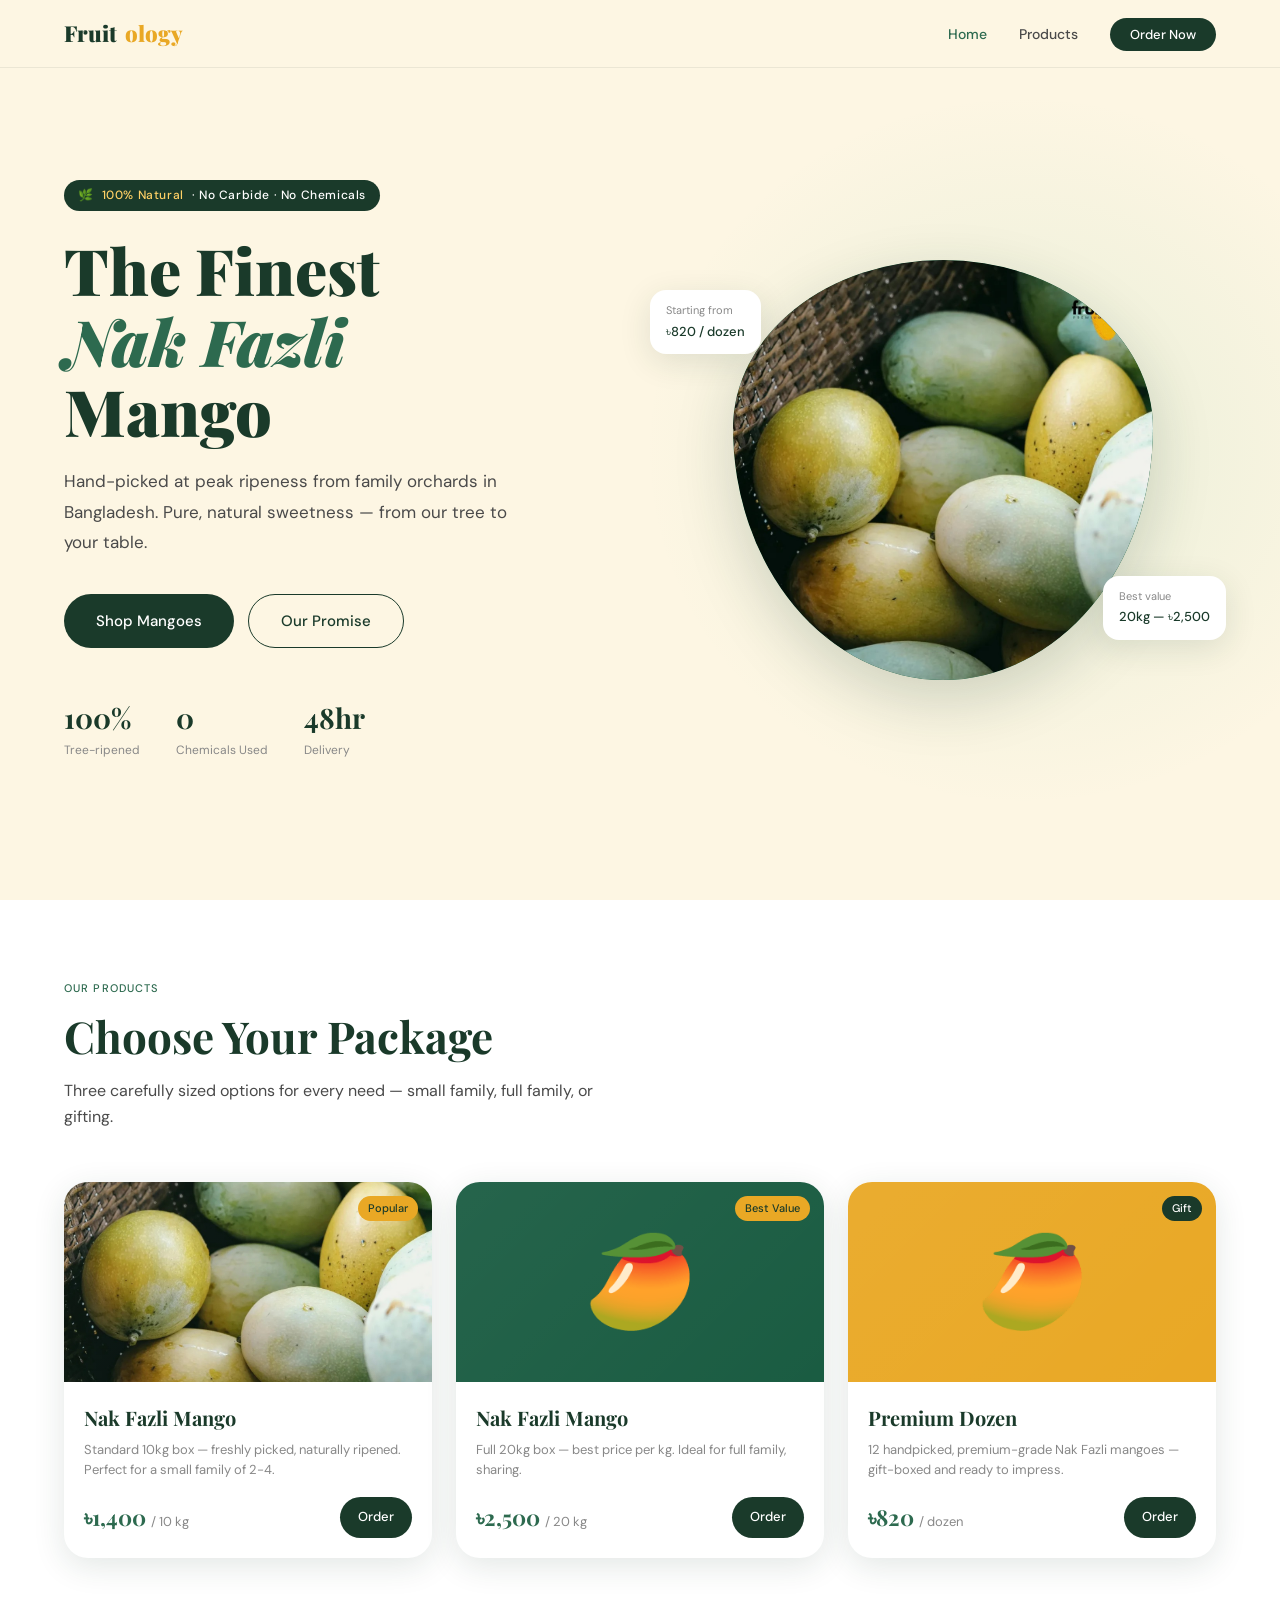
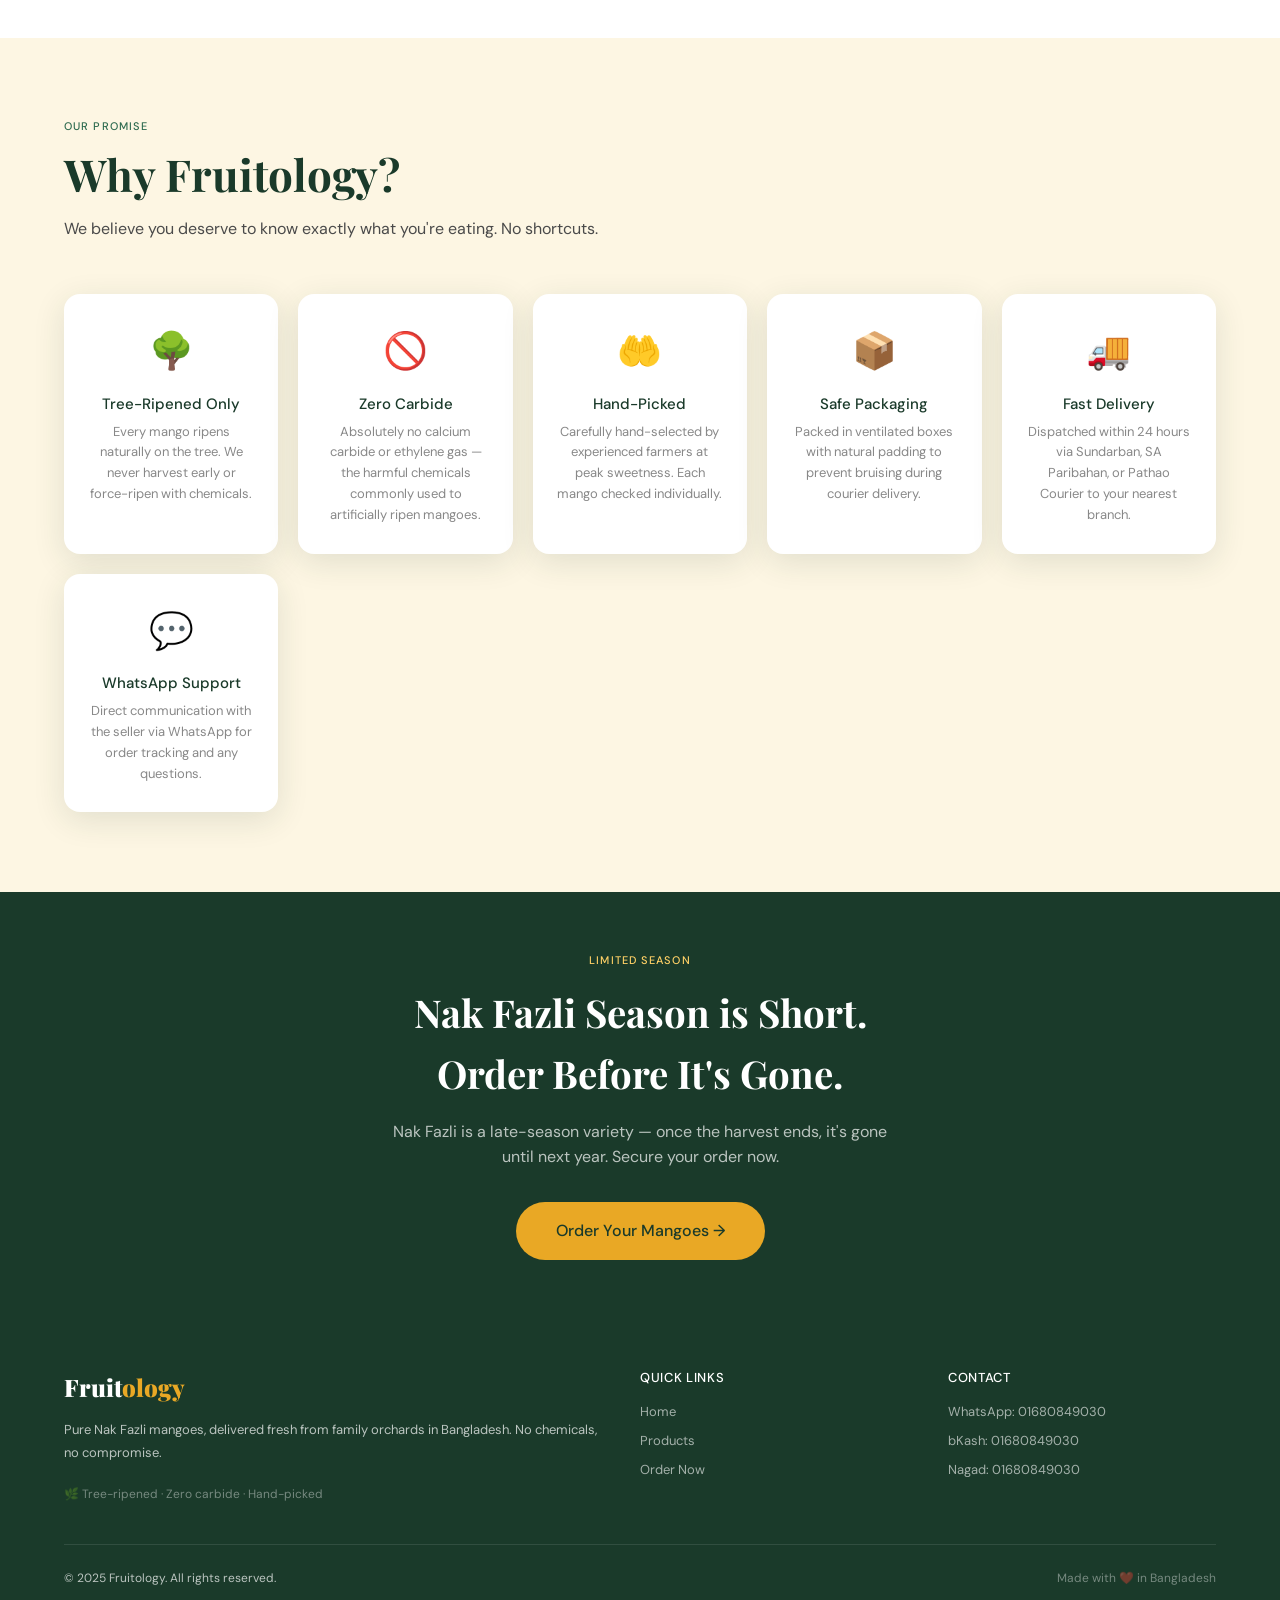
<file: index.html>
<!DOCTYPE html>
<html lang="en">
<head>
  <meta charset="UTF-8"/>
  <meta name="viewport" content="width=device-width, initial-scale=1.0"/>
  <title>Fruitology — Pure Nak Fazli Mango from Bangladesh</title>
  <meta name="description" content="Order fresh, tree-ripened Nak Fazli mangoes. No chemicals, no carbide. Direct from the orchard to your door."/>
  <link rel="stylesheet" href="style.css"/>
  <link rel="icon" href="data:image/svg+xml,<svg xmlns='http://www.w3.org/2000/svg' viewBox='0 0 100 100'><text y='.9em' font-size='90'>🥭</text></svg>"/>
</head>
<body>

<!-- NAV -->
<nav>
  <a href="index.html" class="nav-logo">Fruit<span>ology</span></a>
  <ul class="nav-links">
    <li><a href="index.html" class="active">Home</a></li>
    <li><a href="products.html">Products</a></li>
    <li><a href="checkout.html" class="nav-cta">Order Now</a></li>
  </ul>
  <a href="checkout.html" class="btn btn-amber" style="padding:10px 22px;font-size:13px;display:none;" id="mobile-order">Order Now</a>
</nav>

<!-- HERO -->
<section class="hero">
  <div class="hero-content">
    <div class="hero-badge">🌿 <span>100% Natural</span> · No Carbide · No Chemicals</div>
    <h1>The Finest<br/><em>Nak Fazli</em><br/>Mango</h1>
    <p class="hero-desc">
      Hand-picked at peak ripeness from family orchards in Bangladesh.
      Pure, natural sweetness — from our tree to your table.
    </p>
    <div class="hero-actions">
      <a href="products.html" class="btn btn-primary">Shop Mangoes</a>
      <a href="#why" class="btn btn-outline">Our Promise</a>
    </div>
    <div class="hero-stats">
      <div class="stat-item">
        <div class="stat-num">100%</div>
        <div class="stat-label">Tree-ripened</div>
      </div>
      <div class="stat-item">
        <div class="stat-num">0</div>
        <div class="stat-label">Chemicals Used</div>
      </div>
      <div class="stat-item">
        <div class="stat-num">48hr</div>
        <div class="stat-label">Delivery</div>
      </div>
    </div>
  </div>
  <div class="hero-visual">
    <div class="hero-img-wrap">
  <img src="image1.jpg" alt="Nak Fazli Mangoes" style="width:100%;height:100%;object-fit:cover;border-radius:inherit;"/>
</div>
    <div class="float-card top-left">
      <div class="float-label">Starting from</div>
      <div class="float-value">৳820 / dozen</div>
    </div>
    <div class="float-card bottom-right">
      <div class="float-label">Best value</div>
      <div class="float-value">20kg — ৳2,500</div>
    </div>
  </div>
</section>

<!-- PRODUCTS PREVIEW -->
<section class="section" style="background:var(--white);">
  <div class="section-head">
    <div class="section-tag">Our Products</div>
    <h2 class="section-title">Choose Your Package</h2>
    <p class="section-sub">Three carefully sized options for every need — small family, full family, or gifting.</p>
  </div>
  <div class="products-grid">

    <div class="product-card" onclick="window.location='products.html'">
      <div class="product-img" style="background:#2d6a4f;padding:0;">
  <img src="image1.jpg" alt="Nak Fazli Mango" style="width:100%;height:100%;object-fit:cover;"/>
        <div class="product-badge">Popular</div>
      </div>
      <div class="product-body">
        <div class="product-name">Nak Fazli Mango</div>
        <div class="product-desc">Standard 10kg box — freshly picked, naturally ripened. Perfect for a small family of 2-4.</div>
        <div class="product-footer">
          <div class="product-price">৳1,400 <small>/ 10 kg</small></div>
          <a href="checkout.html?pkg=nak-10kg" class="btn btn-primary" style="padding:10px 18px;font-size:13px;" onclick="event.stopPropagation()">Order</a>
        </div>
      </div>
    </div>

    <div class="product-card" onclick="window.location='products.html'">
      <div class="product-img" style="background:#1a5c42;">
        🥭
        <div class="product-badge">Best Value</div>
      </div>
      <div class="product-body">
        <div class="product-name">Nak Fazli Mango</div>
        <div class="product-desc">Full 20kg box — best price per kg. Ideal for full family, sharing.</div>
        <div class="product-footer">
          <div class="product-price">৳2,500 <small>/ 20 kg</small></div>
          <a href="checkout.html?pkg=nak-20kg" class="btn btn-primary" style="padding:10px 18px;font-size:13px;" onclick="event.stopPropagation()">Order</a>
        </div>
      </div>
    </div>

    <div class="product-card" onclick="window.location='products.html'">
      <div class="product-img" style="background:#e9a825;">
        🥭
        <div class="product-badge" style="background:var(--green-dark);color:#fff;">Gift</div>
      </div>
      <div class="product-body">
        <div class="product-name">Premium Dozen</div>
        <div class="product-desc">12 handpicked, premium-grade Nak Fazli mangoes — gift-boxed and ready to impress.</div>
        <div class="product-footer">
          <div class="product-price">৳820 <small>/ dozen</small></div>
          <a href="checkout.html?pkg=nak-dozen" class="btn btn-primary" style="padding:10px 18px;font-size:13px;" onclick="event.stopPropagation()">Order</a>
        </div>
      </div>
    </div>

  </div>
</section>

<!-- WHY US -->
<section class="section" id="why">
  <div class="section-head">
    <div class="section-tag">Our Promise</div>
    <h2 class="section-title">Why Fruitology?</h2>
    <p class="section-sub">We believe you deserve to know exactly what you're eating. No shortcuts.</p>
  </div>
  <div class="trust-grid">
    <div class="trust-card">
      <div class="trust-icon">🌳</div>
      <div class="trust-title">Tree-Ripened Only</div>
      <div class="trust-text">Every mango ripens naturally on the tree. We never harvest early or force-ripen with chemicals.</div>
    </div>
    <div class="trust-card">
      <div class="trust-icon">🚫</div>
      <div class="trust-title">Zero Carbide</div>
      <div class="trust-text">Absolutely no calcium carbide or ethylene gas — the harmful chemicals commonly used to artificially ripen mangoes.</div>
    </div>
    <div class="trust-card">
      <div class="trust-icon">🤲</div>
      <div class="trust-title">Hand-Picked</div>
      <div class="trust-text">Carefully hand-selected by experienced farmers at peak sweetness. Each mango checked individually.</div>
    </div>
    <div class="trust-card">
      <div class="trust-icon">📦</div>
      <div class="trust-title">Safe Packaging</div>
      <div class="trust-text">Packed in ventilated boxes with natural padding to prevent bruising during courier delivery.</div>
    </div>
    <div class="trust-card">
      <div class="trust-icon">🚚</div>
      <div class="trust-title">Fast Delivery</div>
      <div class="trust-text">Dispatched within 24 hours via Sundarban, SA Paribahan, or Pathao Courier to your nearest branch.</div>
    </div>
    <div class="trust-card">
      <div class="trust-icon">💬</div>
      <div class="trust-title">WhatsApp Support</div>
      <div class="trust-text">Direct communication with the seller via WhatsApp for order tracking and any questions.</div>
    </div>
  </div>
</section>

<!-- CTA BANNER -->
<section style="background:var(--green-dark);padding:60px 5vw;text-align:center;">
  <div class="section-tag" style="color:var(--amber-light);">Limited Season</div>
  <h2 style="font-family:'Playfair Display',serif;font-size:clamp(26px,3vw,42px);font-weight:700;color:var(--white);margin-bottom:14px;">
    Nak Fazli Season is Short.<br/>Order Before It's Gone.
  </h2>
  <p style="color:rgba(255,255,255,0.7);font-size:16px;max-width:520px;margin:0 auto 32px;">
    Nak Fazli is a late-season variety — once the harvest ends, it's gone until next year. Secure your order now.
  </p>
  <a href="products.html" class="btn btn-amber" style="font-size:16px;padding:16px 40px;">Order Your Mangoes →</a>
</section>

<!-- FOOTER -->
<footer>
  <div class="footer-top">
    <div class="footer-brand">
      <div class="footer-logo">Fruit<span>ology</span></div>
      <p class="footer-desc">Pure Nak Fazli mangoes, delivered fresh from family orchards in Bangladesh. No chemicals, no compromise.</p>
      <p style="font-size:12px;color:rgba(255,255,255,0.4);">🌿 Tree-ripened · Zero carbide · Hand-picked</p>
    </div>
    <div class="footer-col">
      <h4>Quick Links</h4>
      <a href="index.html">Home</a>
      <a href="products.html">Products</a>
      <a href="checkout.html">Order Now</a>
    </div>
    <div class="footer-col">
      <h4>Contact</h4>
      <a href="#">WhatsApp: 01680849030</a>
      <a href="#">bKash: 01680849030</a>
      <a href="#">Nagad: 01680849030</a>
    </div>
  </div>
  <div class="footer-bottom">
    <span class="footer-copy">© 2025 Fruitology. All rights reserved.</span>
    <span style="font-size:12px;color:rgba(255,255,255,0.4);">Made with ❤️ in Bangladesh</span>
  </div>
</footer>

<script src="main.js"></script>
<script>
  updateCartBadge();
  // Show mobile order button on small screens
  if (window.innerWidth <= 768) {
    document.getElementById('mobile-order').style.display = 'flex';
  }
</script>
</body>
</html>
</file>
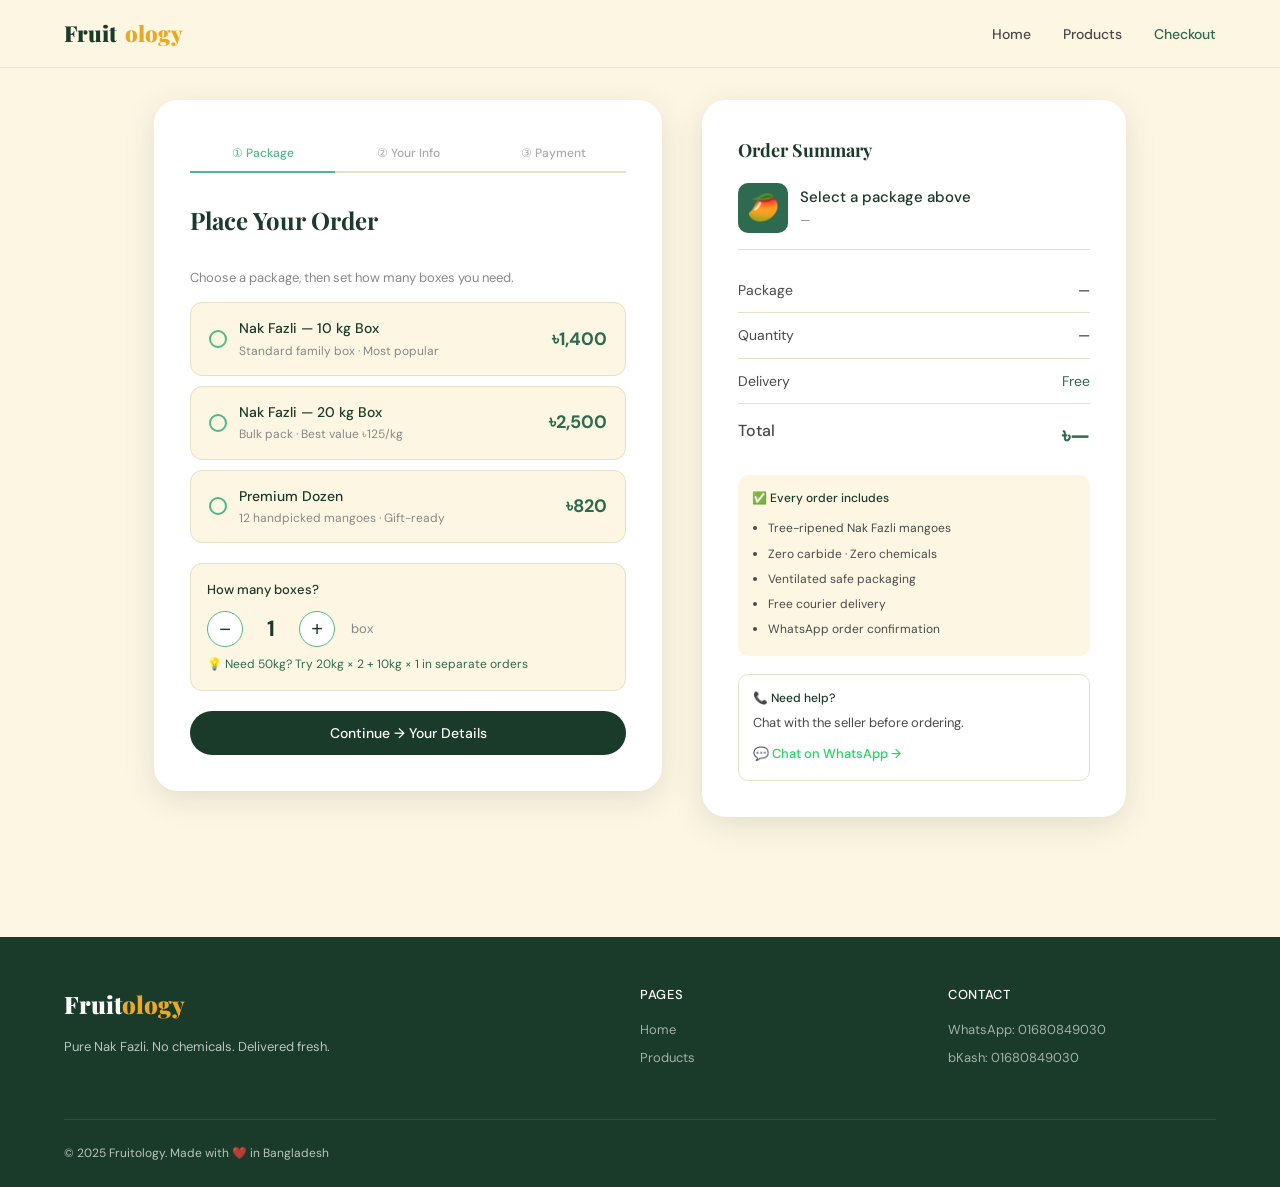
<file: checkout.html>
<!DOCTYPE html>
<html lang="en">
<head>
  <meta charset="UTF-8"/>
  <meta name="viewport" content="width=device-width, initial-scale=1.0"/>
  <title>Checkout — Fruitology</title>
  <link rel="stylesheet" href="style.css"/>
  <link rel="stylesheet" href="https://fonts.googleapis.com/css2?family=Playfair+Display:wght@700;900&family=DM+Sans:wght@300;400;500&display=swap"/>
  <link rel="icon" href="data:image/svg+xml,<svg xmlns='http://www.w3.org/2000/svg' viewBox='0 0 100 100'><text y='.9em' font-size='90'>🥭</text></svg>"/>
  <style>
    /* ── CHECKOUT-SPECIFIC STYLES ── */
    .pkg-selector { display:flex; flex-direction:column; gap:10px; margin-bottom:20px; }
    .pkg-opt {
      display:flex; align-items:center; justify-content:space-between;
      padding:14px 18px; border:1.5px solid #e8dfc8;
      border-radius:12px; cursor:pointer; transition:all 0.2s;
      background:#fdf6e3;
    }
    .pkg-opt:hover  { border-color:#52b788; background:rgba(82,183,136,0.05); }
    .pkg-opt.active { border-color:#52b788; background:rgba(82,183,136,0.08); }
    .pkg-opt-left   { display:flex; align-items:center; gap:12px; }
    .radio-circle {
      width:18px; height:18px; border-radius:50%;
      border:2px solid #52b788; flex-shrink:0; position:relative;
    }
    .pkg-opt.active .radio-circle::after {
      content:''; position:absolute; inset:3px;
      background:#52b788; border-radius:50%;
    }
    .pkg-name  { font-weight:500; font-size:14px; color:#1a3a2a; }
    .pkg-sub   { font-size:12px; color:#888; margin-top:2px; }
    .pkg-price { font-size:18px; font-weight:700; color:#2d6a4f; white-space:nowrap; }

    /* Qty control */
    .qty-wrap  { display:flex; align-items:center; gap:12px; }
    .qty-btn   {
      width:36px; height:36px; border-radius:50%;
      border:1.5px solid #52b788; background:#fff;
      font-size:20px; line-height:1; cursor:pointer;
      display:flex; align-items:center; justify-content:center;
      color:#1a3a2a; transition:all 0.15s;
    }
    .qty-btn:hover { background:#52b788; color:#fff; }
    .qty-num  { font-size:22px; font-weight:700; color:#1a3a2a; min-width:32px; text-align:center; }

    /* Step indicator */
    .steps { display:flex; margin-bottom:28px; }
    .step-tab {
      flex:1; text-align:center; font-size:12px; font-weight:500;
      padding:8px 4px; border-bottom:2px solid #e8dfc8; color:#aaa;
    }
    .step-tab.active { color:#52b788; border-color:#52b788; }
    .step-tab.done   { color:#1a3a2a; border-color:#1a3a2a; }

    /* Form */
    .form-group  { margin-bottom:18px; }
    .form-label  { display:block; font-size:13px; font-weight:500; color:#4a4a4a; margin-bottom:6px; }
    .form-ctrl   {
      width:100%; padding:11px 14px; border:1.5px solid #e8dfc8;
      border-radius:10px; font-size:14px; font-family:inherit;
      color:#1a1a1a; background:#fdf6e3; outline:none;
      transition:border-color 0.2s, box-shadow 0.2s;
    }
    .form-ctrl:focus { border-color:#52b788; box-shadow:0 0 0 3px rgba(82,183,136,0.15); background:#fff; }
    .form-ctrl.has-error { border-color:#e74c3c !important; }
    .field-err { font-size:12px; color:#e74c3c; margin-top:4px; display:none; }
    .field-err.show { display:block; }

    /* Payment tabs */
    .pay-tabs  { display:flex; gap:10px; margin-bottom:14px; }
    .pay-tab   {
      flex:1; padding:10px 6px; border:1.5px solid #e8dfc8;
      border-radius:10px; text-align:center; cursor:pointer;
      font-size:13px; font-weight:500; background:#fdf6e3; transition:all 0.2s;
    }
    .pay-tab:hover  { border-color:#52b788; }
    .pay-tab.active { border-color:#52b788; background:rgba(82,183,136,0.08); color:#1a3a2a; }
    .pay-tab-icon   { font-size:20px; margin-bottom:3px; }
    .pay-panel      { display:none; }
    .pay-panel.show { display:block; }

    /* QR box */
    .qr-box {
      border:1.5px solid #e8dfc8; border-radius:14px;
      padding:20px; text-align:center; background:#fdf6e3;
    }
    .qr-svg-wrap {
      width:150px; height:150px; margin:0 auto 10px;
      background:#fff; border-radius:10px; padding:8px;
      border:1px solid #e8dfc8; display:flex; align-items:center; justify-content:center;
    }
    .qr-number { font-size:15px; font-weight:600; color:#1a3a2a; margin:6px 0; }
    .qr-hint   { font-size:13px; color:#4a4a4a; line-height:1.7; }

    /* Notice */
    .notice {
      background:#fff8e1; border:1px solid #f0c040;
      border-radius:10px; padding:13px 15px;
      font-size:13px; color:#7a5700; line-height:1.7; margin-bottom:16px;
    }

    /* Buttons */
    .btn-row { display:flex; gap:12px; margin-top:20px; }
    .btn-back {
      flex:0 0 auto; padding:13px 20px;
      border:1.5px solid #1a3a2a; border-radius:40px;
      background:transparent; color:#1a3a2a; font-size:14px;
      font-weight:500; cursor:pointer; font-family:inherit; transition:all 0.2s;
    }
    .btn-back:hover { background:#1a3a2a; color:#fff; }
    .btn-next {
      flex:1; padding:13px 20px; background:#1a3a2a;
      border:none; border-radius:40px; color:#fff;
      font-size:14px; font-weight:500; cursor:pointer;
      font-family:inherit; transition:background 0.2s;
      display:flex; align-items:center; justify-content:center; gap:8px;
    }
    .btn-next:hover    { background:#2d6a4f; }
    .btn-next:disabled { background:#aaa; cursor:not-allowed; }
    .btn-wa {
      width:100%; padding:13px; background:#25D366; color:#fff;
      border:none; border-radius:40px; font-size:15px; font-weight:500;
      cursor:pointer; font-family:inherit; margin-top:12px;
      display:flex; align-items:center; justify-content:center; gap:10px;
      transition:background 0.2s;
    }
    .btn-wa:hover { background:#1da851; }

    /* Summary */
    .sum-row   { display:flex; justify-content:space-between; padding:11px 0; border-bottom:1px solid #e8dfc8; font-size:14px; }
    .sum-total { display:flex; justify-content:space-between; padding:14px 0 0; font-weight:500; }
    .sum-price { font-size:22px; font-weight:700; color:#2d6a4f; }

    /* Success overlay */
    .overlay {
      display:none; position:fixed; inset:0; z-index:9999;
      background:rgba(26,58,42,0.85);
      align-items:center; justify-content:center;
    }
    .overlay.show { display:flex; }
    .success-card {
      background:#fff; border-radius:24px; padding:44px 36px;
      text-align:center; max-width:420px; width:92%;
      animation:pop 0.35s ease;
    }
    @keyframes pop { from{transform:scale(0.85);opacity:0} to{transform:scale(1);opacity:1} }
    .success-icon  { font-size:60px; margin-bottom:14px; }
    .success-title { font-size:24px; font-weight:700; color:#1a3a2a; margin-bottom:10px; }
    .success-body  { font-size:14px; color:#4a4a4a; line-height:1.8; margin-bottom:16px; }
    .success-ref   { font-size:12px; color:#888; background:#fdf6e3; padding:7px 16px; border-radius:8px; display:inline-block; margin-bottom:20px; }

    /* Spinner */
    .spinner {
      width:18px; height:18px; border:2px solid rgba(255,255,255,0.4);
      border-top-color:#fff; border-radius:50%; animation:spin 0.7s linear infinite; display:none;
    }
    @keyframes spin { to{transform:rotate(360deg)} }
    .loading .spinner  { display:block; }
    .loading .btn-text { display:none; }

    /* Toast */
    #toast {
      position:fixed; bottom:24px; left:50%; transform:translateX(-50%);
      background:#1a3a2a; color:#fff; padding:11px 22px;
      border-radius:40px; font-size:14px; z-index:9999;
      opacity:0; transition:opacity 0.3s; pointer-events:none; white-space:nowrap;
    }
    #toast.show { opacity:1; }

    .form-select.has-error { border-color:#e74c3c !important; }
  </style>
</head>
<body>

<!-- NAV -->
<nav>
  <a href="index.html" class="nav-logo">Fruit<span>ology</span></a>
  <ul class="nav-links">
    <li><a href="index.html">Home</a></li>
    <li><a href="products.html">Products</a></li>
    <li><a href="checkout.html" class="active">Checkout</a></li>
  </ul>
</nav>

<!-- MAIN CHECKOUT LAYOUT -->
<div class="checkout-wrap">

  <!-- ── LEFT: FORM ── -->
  <div class="checkout-form-card">

    <!-- Step tabs -->
    <div class="steps">
      <div class="step-tab active" id="tab1">① Package</div>
      <div class="step-tab"        id="tab2">② Your Info</div>
      <div class="step-tab"        id="tab3">③ Payment</div>
    </div>

    <h2 class="checkout-title" id="form-title">Place Your Order</h2>

    <!-- ════ STEP 1: PACKAGE ════ -->
    <div id="step1">
      <p style="font-size:13px;color:#888;margin-bottom:14px;">Choose a package, then set how many boxes you need.</p>

      <!-- Package options -->
      <div class="pkg-selector">

        <div class="pkg-opt" id="opt-nak-10kg" onclick="selectPkg('nak-10kg')">
          <div class="pkg-opt-left">
            <div class="radio-circle" id="rc-nak-10kg"></div>
            <div>
              <div class="pkg-name">Nak Fazli — 10 kg Box</div>
              <div class="pkg-sub">Standard family box · Most popular</div>
            </div>
          </div>
          <div class="pkg-price">৳1,400</div>
        </div>

        <div class="pkg-opt" id="opt-nak-20kg" onclick="selectPkg('nak-20kg')">
          <div class="pkg-opt-left">
            <div class="radio-circle" id="rc-nak-20kg"></div>
            <div>
              <div class="pkg-name">Nak Fazli — 20 kg Box</div>
              <div class="pkg-sub">Bulk pack · Best value ৳125/kg</div>
            </div>
          </div>
          <div class="pkg-price">৳2,500</div>
        </div>

        <div class="pkg-opt" id="opt-nak-dozen" onclick="selectPkg('nak-dozen')">
          <div class="pkg-opt-left">
            <div class="radio-circle" id="rc-nak-dozen"></div>
            <div>
              <div class="pkg-name">Premium Dozen</div>
              <div class="pkg-sub">12 handpicked mangoes · Gift-ready</div>
            </div>
          </div>
          <div class="pkg-price">৳820</div>
        </div>

      </div>

      <!-- Quantity -->
      <div style="background:#fdf6e3;border:1.5px solid #e8dfc8;border-radius:12px;padding:16px;margin-bottom:20px;">
        <div style="font-size:13px;font-weight:500;color:#1a3a2a;margin-bottom:10px;">How many boxes?</div>
        <div class="qty-wrap">
          <button class="qty-btn" onclick="changeQty(-1)">−</button>
          <span class="qty-num" id="qty-num">1</span>
          <button class="qty-btn" onclick="changeQty(1)">+</button>
          <span id="qty-label" style="font-size:13px;color:#888;margin-left:4px;">box</span>
        </div>
        <div style="font-size:12px;color:#2d6a4f;margin-top:8px;" id="qty-hint">💡 Need 50kg? Try 20kg × 2 + 10kg × 1 in separate orders</div>
      </div>

      <button class="btn-next btn-full" style="width:100%;" onclick="goToStep(2)">
        <span class="btn-text">Continue → Your Details</span>
        <span class="spinner"></span>
      </button>
    </div>

    <!-- ════ STEP 2: BUYER INFO ════ -->
    <div id="step2" style="display:none;">

      <div class="form-group">
        <label class="form-label">Full Name *</label>
        <input type="text" class="form-ctrl" id="inp-name" placeholder="e.g. Karim Uddin" autocomplete="name"/>
        <div class="field-err" id="err-name">Please enter your full name.</div>
      </div>

      <div class="form-group">
        <label class="form-label">Mobile Number * (Bangladesh)</label>
        <input type="tel" class="form-ctrl" id="inp-mobile" placeholder="01XXXXXXXXX" maxlength="11" autocomplete="tel"/>
        <div class="field-err" id="err-mobile">Enter a valid 11-digit Bangladeshi number (01XXXXXXXXX).</div>
      </div>

      <div class="form-group">
        <label class="form-label">Nearest Courier Branch *</label>
        <select class="form-ctrl" id="inp-courier">
          <option value="">— Select courier —</option>
          <option>Sundarban Courier</option>
          <option>SA Paribahan</option>
          <option>Pathao Courier</option>
          <option>Redex Courier</option>
          <option>Korotoa Courier</option>
          <option>Other Courier</option>
        </select>
        <div class="field-err" id="err-courier">Please select your nearest courier.</div>
      </div>

      <div class="form-group">
        <label class="form-label">Full Delivery Address *</label>
        <textarea class="form-ctrl" id="inp-address" rows="3" placeholder="House no., road, area, thana, district…" style="resize:vertical;"></textarea>
        <div class="field-err" id="err-address">Please enter your full address (min. 10 characters).</div>
      </div>

      <div class="form-group">
        <label class="form-label">Special Instructions <span style="color:#aaa;font-weight:400;">(optional)</span></label>
        <textarea class="form-ctrl" id="inp-note" rows="2" placeholder="Any note for the seller…" style="resize:vertical;"></textarea>
      </div>

      <div class="btn-row">
        <button class="btn-back" onclick="goToStep(1)">← Back</button>
        <button class="btn-next" onclick="goToStep(3)">
          <span class="btn-text">Continue → Payment</span>
          <span class="spinner"></span>
        </button>
      </div>
    </div>

    <!-- ════ STEP 3: PAYMENT ════ -->
    <div id="step3" style="display:none;">

      <div class="notice">
        ⚠️ <strong>Important:</strong> Send payment <strong>only after</strong> the seller confirms your order via WhatsApp. Do not send money before confirmation.
      </div>

      <p style="font-size:13px;font-weight:500;color:#4a4a4a;margin-bottom:12px;">Select payment method:</p>

      <div class="pay-tabs">
        <div class="pay-tab active" id="tab-bkash" onclick="switchTab('bkash')">
          <div class="pay-tab-icon">💜</div>bKash
        </div>
        <div class="pay-tab" id="tab-nagad" onclick="switchTab('nagad')">
          <div class="pay-tab-icon">🧡</div>Nagad
        </div>
        <div class="pay-tab" id="tab-whatsapp" onclick="switchTab('whatsapp')">
          <div class="pay-tab-icon">💚</div>WhatsApp
        </div>
      </div>

      <!-- bKash -->
      <div class="pay-panel show" id="panel-bkash">
        <div class="qr-box">
          <div style="font-size:13px;font-weight:500;color:#1a3a2a;margin-bottom:10px;">📲 Scan or Send to bKash Number</div>
          <div class="qr-svg-wrap" id="qr-bkash"></div>
          <div class="qr-number" id="num-bkash">bKash: 01680849030</div>
          <div class="qr-hint">
            Open bKash → Send Money → enter number<br/>
            Amount: <strong id="amt-bkash">৳—</strong> &nbsp;|&nbsp; Ref: <span id="ref-bkash" style="color:#2d6a4f;">—</span>
          </div>
        </div>
      </div>

      <!-- Nagad -->
      <div class="pay-panel" id="panel-nagad">
        <div class="qr-box">
          <div style="font-size:13px;font-weight:500;color:#1a3a2a;margin-bottom:10px;">📲 Scan or Send to Nagad Number</div>
          <div class="qr-svg-wrap" id="qr-nagad"></div>
          <div class="qr-number" id="num-nagad">Nagad: 01680849030</div>
          <div class="qr-hint">
            Open Nagad → Send Money → enter number<br/>
            Amount: <strong id="amt-nagad">৳—</strong> &nbsp;|&nbsp; Ref: <span id="ref-nagad" style="color:#2d6a4f;">—</span>
          </div>
        </div>
      </div>

      <!-- WhatsApp -->
      <div class="pay-panel" id="panel-whatsapp">
        <div class="qr-box">
          <div style="font-size:14px;font-weight:500;color:#1a3a2a;margin-bottom:10px;">💬 Confirm Order on WhatsApp</div>
          <div class="qr-svg-wrap" id="qr-wa"></div>
          <div class="qr-hint" style="margin-top:12px;">Scan QR to open WhatsApp with your order pre-filled, or tap the button below.</div>
          <button class="btn-wa" id="btn-wa-open">
            <span style="font-size:20px;">💬</span> Open WhatsApp & Confirm Order
          </button>
        </div>
      </div>

      <div class="btn-row">
        <button class="btn-back" onclick="goToStep(2)">← Back</button>
        <button class="btn-next" id="btn-confirm" onclick="confirmOrder()">
          <span class="btn-text">✅ Confirm Order</span>
          <span class="spinner"></span>
        </button>
      </div>

    </div>
  </div>

  <!-- ── RIGHT: ORDER SUMMARY ── -->
  <div>
    <div class="checkout-summary-card">
      <h2 class="checkout-title" style="font-size:18px;margin-bottom:18px;">Order Summary</h2>

      <div style="display:flex;align-items:center;gap:12px;margin-bottom:18px;padding-bottom:16px;border-bottom:1px solid #e8dfc8;">
        <div style="width:50px;height:50px;background:#2d6a4f;border-radius:10px;display:flex;align-items:center;justify-content:center;font-size:26px;flex-shrink:0;">🥭</div>
        <div>
          <div style="font-weight:500;font-size:15px;color:#1a3a2a;" id="sum-name">Select a package above</div>
          <div style="font-size:12px;color:#888;margin-top:2px;" id="sum-variant">—</div>
        </div>
      </div>

      <div class="sum-row"><span style="color:#4a4a4a;">Package</span><span id="sum-pkg">—</span></div>
      <div class="sum-row"><span style="color:#4a4a4a;">Quantity</span><span id="sum-qty">—</span></div>
      <div class="sum-row"><span style="color:#4a4a4a;">Delivery</span><span style="color:#2d6a4f;">Free</span></div>
      <div class="sum-total">
        <span style="color:#4a4a4a;">Total</span>
        <span class="sum-price" id="sum-total">৳—</span>
      </div>

      <div style="margin-top:22px;padding:14px;background:#fdf6e3;border-radius:10px;">
        <div style="font-size:12px;font-weight:500;color:#1a3a2a;margin-bottom:8px;">✅ Every order includes</div>
        <ul style="font-size:12px;color:#4a4a4a;padding-left:16px;line-height:2.1;">
          <li>Tree-ripened Nak Fazli mangoes</li>
          <li>Zero carbide · Zero chemicals</li>
          <li>Ventilated safe packaging</li>
          <li>Free courier delivery</li>
          <li>WhatsApp order confirmation</li>
        </ul>
      </div>

      <div style="margin-top:18px;border:1.5px solid #e8dfc8;border-radius:10px;padding:14px;">
        <div style="font-size:12px;font-weight:500;color:#1a3a2a;margin-bottom:5px;">📞 Need help?</div>
        <div style="font-size:13px;color:#4a4a4a;">Chat with the seller before ordering.</div>
        <a id="wa-help-link" href="https://wa.me/8801680849030" target="_blank"
           style="display:inline-flex;align-items:center;gap:6px;margin-top:10px;font-size:13px;color:#25D366;text-decoration:none;font-weight:500;">
          💬 Chat on WhatsApp →
        </a>
      </div>
    </div>
  </div>

</div>

<!-- SUCCESS OVERLAY -->
<div class="overlay" id="overlay-success">
  <div class="success-card">
    <div class="success-icon">🥭</div>
    <h2 class="success-title">Order Placed!</h2>
    <p class="success-body" id="success-body">Your order has been received.</p>
    <div class="success-ref" id="success-ref">Ref: —</div>
    <button class="btn-wa" id="btn-success-wa">
      <span style="font-size:20px;">💬</span> Open WhatsApp to Confirm
    </button>
    <a href="index.html" style="display:block;margin-top:14px;padding:12px;border:1.5px solid #1a3a2a;border-radius:40px;color:#1a3a2a;text-decoration:none;font-size:14px;font-weight:500;text-align:center;transition:all 0.2s;">
      ← Back to Home
    </a>
  </div>
</div>

<!-- Toast -->
<div id="toast"></div>

<!-- FOOTER -->
<footer style="margin-top:60px;">
  <div class="footer-top">
    <div class="footer-brand">
      <div class="footer-logo">Fruit<span>ology</span></div>
      <p class="footer-desc">Pure Nak Fazli. No chemicals. Delivered fresh.</p>
    </div>
    <div class="footer-col">
      <h4>Pages</h4>
      <a href="index.html">Home</a>
      <a href="products.html">Products</a>
    </div>
    <div class="footer-col">
      <h4>Contact</h4>
      <a href="#">WhatsApp: 01680849030</a>
      <a href="#">bKash: 01680849030</a>
    </div>
  </div>
  <div class="footer-bottom">
    <span class="footer-copy">© 2025 Fruitology. Made with ❤️ in Bangladesh</span>
  </div>
</footer>

<script>
// ══════════════════════════════════════════════════════════
//  CONFIG — replace with your real numbers
// ══════════════════════════════════════════════════════════
const CFG = {
  WHATSAPP : '8801680849030',   // 880 + number without leading 0
  BKASH    : '01680849030',
  NAGAD    : '01680849030',
  SHEET_URL: 'https://script.google.com/macros/s/YOUR_SCRIPT_ID/exec'
};

// ══════════════════════════════════════════════════════════
//  PACKAGES
// ══════════════════════════════════════════════════════════
const PKGS = {
  'nak-10kg' : { name:'Nak Fazli Mango', variant:'10 kg Box',   price:1400 },
  'nak-20kg' : { name:'Nak Fazli Mango', variant:'20 kg Box',   price:2500 },
  'nak-dozen': { name:'Premium Dozen',   variant:'12 Mangoes',  price:820  }
};

// ══════════════════════════════════════════════════════════
//  STATE
// ══════════════════════════════════════════════════════════
let selPkg     = null;
let selQty     = 1;
let curStep    = 1;
let activeTab  = 'bkash';
let orderRef   = 'FRT-' + Date.now().toString(36).toUpperCase().slice(-6);

// ══════════════════════════════════════════════════════════
//  INIT — pick up ?pkg= from URL
// ══════════════════════════════════════════════════════════
(function init() {
  const p = new URLSearchParams(window.location.search).get('pkg');
  if (p && PKGS[p]) selectPkg(p);
})();

// ══════════════════════════════════════════════════════════
//  PACKAGE SELECT
// ══════════════════════════════════════════════════════════
function selectPkg(id) {
  selPkg = id;
  document.querySelectorAll('.pkg-opt').forEach(el => el.classList.remove('active'));
  const el = document.getElementById('opt-' + id);
  if (el) el.classList.add('active');
  refreshQtyLabel();
  refreshSummary();
}

// ══════════════════════════════════════════════════════════
//  QUANTITY
// ══════════════════════════════════════════════════════════
function changeQty(d) {
  selQty = Math.max(1, Math.min(20, selQty + d));
  document.getElementById('qty-num').textContent = selQty;
  refreshQtyLabel();
  refreshSummary();
}

function refreshQtyLabel() {
  const lbl = document.getElementById('qty-label');
  lbl.textContent = selQty === 1 ? 'box' : 'boxes';
  if (!selPkg) return;
  const hints = {
    'nak-10kg' : selQty + ' × 10kg = ' + (selQty*10) + 'kg total',
    'nak-20kg' : selQty + ' × 20kg = ' + (selQty*20) + 'kg total',
    'nak-dozen': selQty + ' dozen (' + (selQty*12) + ' mangoes)'
  };
  document.getElementById('qty-hint').textContent = hints[selPkg] || '';
}

// ══════════════════════════════════════════════════════════
//  SUMMARY UPDATE
// ══════════════════════════════════════════════════════════
function refreshSummary() {
  if (!selPkg) return;
  const pkg   = PKGS[selPkg];
  const total = pkg.price * selQty;
  const varTxt = selQty > 1 ? selQty + ' × ' + pkg.variant : pkg.variant;
  document.getElementById('sum-name').textContent    = pkg.name;
  document.getElementById('sum-variant').textContent = varTxt;
  document.getElementById('sum-pkg').textContent     = pkg.variant;
  document.getElementById('sum-qty').textContent     = selQty + (selQty > 1 ? ' boxes' : ' box');
  document.getElementById('sum-total').textContent   = '৳' + total.toLocaleString();
}

// ══════════════════════════════════════════════════════════
//  STEP NAVIGATION
// ══════════════════════════════════════════════════════════
function goToStep(n) {
  // Guard: must select package before leaving step 1
  if (n === 2 && !selPkg) {
    toast('Please select a package first 👆');
    return;
  }
  // Guard: validate form before going to payment
  if (n === 3 && !validateForm()) return;

  // Hide current, show next
  document.getElementById('step' + curStep).style.display = 'none';
  document.getElementById('step' + n).style.display = 'block';

  // Update tab indicators
  for (let i = 1; i <= 3; i++) {
    const t = document.getElementById('tab' + i);
    t.className = 'step-tab';
    if (i < n)      t.classList.add('done');
    else if (i === n) t.classList.add('active');
  }

  // Update title
  const titles = {1:'Place Your Order', 2:'Your Details', 3:'Payment'};
  document.getElementById('form-title').textContent = titles[n];

  curStep = n;
  if (n === 3) buildPaymentStep();
  window.scrollTo({top: 0, behavior:'smooth'});
}

// ══════════════════════════════════════════════════════════
//  FORM VALIDATION
// ══════════════════════════════════════════════════════════
function validateForm() {
  let ok = true;

  function check(inputId, errId, condition) {
    const inp = document.getElementById(inputId);
    const err = document.getElementById(errId);
    if (!condition) {
      inp.classList.add('has-error');
      err.classList.add('show');
      ok = false;
    } else {
      inp.classList.remove('has-error');
      err.classList.remove('show');
    }
  }

  const name    = document.getElementById('inp-name').value.trim();
  const mobile  = document.getElementById('inp-mobile').value.trim();
  const courier = document.getElementById('inp-courier').value;
  const address = document.getElementById('inp-address').value.trim();

  check('inp-name',    'err-name',    name.length >= 2);
  check('inp-mobile',  'err-mobile',  /^01[3-9]\d{8}$/.test(mobile));
  check('inp-courier', 'err-courier', courier !== '');
  check('inp-address', 'err-address', address.length >= 10);

  if (!ok) toast('Please fill in all required fields correctly.');
  return ok;
}

// ══════════════════════════════════════════════════════════
//  PAYMENT STEP SETUP
// ══════════════════════════════════════════════════════════
function buildPaymentStep() {
  const pkg   = PKGS[selPkg];
  const total = pkg.price * selQty;

  // Amounts & refs
  document.getElementById('amt-bkash').textContent = '৳' + total.toLocaleString();
  document.getElementById('amt-nagad').textContent  = '৳' + total.toLocaleString();
  document.getElementById('ref-bkash').textContent  = orderRef;
  document.getElementById('ref-nagad').textContent  = orderRef;
  document.getElementById('num-bkash').textContent  = 'bKash: ' + CFG.BKASH;
  document.getElementById('num-nagad').textContent  = 'Nagad: '  + CFG.NAGAD;

  // WhatsApp message
  const order  = buildOrderObj();
  const waText = buildWAMessage(order);
  const waURL  = 'https://wa.me/' + CFG.WHATSAPP + '?text=' + encodeURIComponent(waText);

  // QR codes
  document.getElementById('qr-bkash').innerHTML = makeQR();
  document.getElementById('qr-nagad').innerHTML = makeQR();
  document.getElementById('qr-wa').innerHTML    = makeQR('#25D366');

  // WhatsApp buttons
  document.getElementById('btn-wa-open').onclick    = () => window.open(waURL, '_blank');
  document.getElementById('btn-success-wa').onclick = () => window.open(waURL, '_blank');

  // Help link
  document.getElementById('wa-help-link').href = 'https://wa.me/' + CFG.WHATSAPP;
}

// ══════════════════════════════════════════════════════════
//  BUILD ORDER OBJECT
// ══════════════════════════════════════════════════════════
function buildOrderObj() {
  const pkg = PKGS[selPkg];
  return {
    ref           : orderRef,
    product       : pkg.name,
    variant       : pkg.variant,
    quantity      : selQty,
    price         : pkg.price * selQty,
    name          : document.getElementById('inp-name').value.trim(),
    mobile        : document.getElementById('inp-mobile').value.trim(),
    courier       : document.getElementById('inp-courier').value,
    address       : document.getElementById('inp-address').value.trim(),
    note          : document.getElementById('inp-note').value.trim(),
    paymentMethod : activeTab === 'bkash' ? 'bKash' : activeTab === 'nagad' ? 'Nagad' : 'WhatsApp',
    timestamp     : new Date().toLocaleString('en-BD', {timeZone:'Asia/Dhaka'})
  };
}

// ══════════════════════════════════════════════════════════
//  WHATSAPP MESSAGE
// ══════════════════════════════════════════════════════════
function buildWAMessage(o) {
  return [
    '🥭 *New Order — Fruitology*',
    '━━━━━━━━━━━━━━━━',
    '📦 Product: ' + o.product + ' (' + o.variant + ')',
    '🔢 Quantity: ' + o.quantity + (o.quantity > 1 ? ' boxes' : ' box'),
    '💰 Total: ৳' + o.price.toLocaleString(),
    '━━━━━━━━━━━━━━━━',
    '👤 Name: '    + o.name,
    '📱 Mobile: '  + o.mobile,
    '🚚 Courier: ' + o.courier,
    '📍 Address: ' + o.address,
    o.note ? '📝 Note: ' + o.note : '',
    '━━━━━━━━━━━━━━━━',
    '💳 Payment: ' + o.paymentMethod,
    '🔖 Ref: '     + o.ref,
    '_Please confirm this order. Thank you!_'
  ].filter(Boolean).join('\n');
}

// ══════════════════════════════════════════════════════════
//  SWITCH PAYMENT TAB
// ══════════════════════════════════════════════════════════
function switchTab(tab) {
  activeTab = tab;
  ['bkash','nagad','whatsapp'].forEach(t => {
    document.getElementById('tab-'   + t).classList.toggle('active', t === tab);
    document.getElementById('panel-' + t).classList.toggle('show',   t === tab);
  });
}

// ══════════════════════════════════════════════════════════
//  CONFIRM ORDER
// ══════════════════════════════════════════════════════════
async function confirmOrder() {
  const btn = document.getElementById('btn-confirm');
  btn.classList.add('loading');
  btn.disabled = true;

  const order = buildOrderObj();

  // Send to Google Sheets (fire-and-forget, won't block UI)
  try {
    const res = await fetch(CFG.SHEET_URL, {
      method  : 'POST',
      headers : { 'Content-Type': 'text/plain' },
      body    : JSON.stringify(order)
    });
    const result = await res.json();
    console.log('Sheet response:', result);
  } catch(e) {
    console.warn('Sheet error:', e);
  }

  btn.classList.remove('loading');
  btn.disabled = false;

  // Populate success screen
  const pkg = PKGS[selPkg];
  document.getElementById('success-body').innerHTML =
    '<strong>' + order.name + '</strong>, your order for <strong>' +
    order.quantity + ' × ' + pkg.variant + '</strong> totalling ' +
    '<strong>৳' + order.price.toLocaleString() + '</strong> is placed!<br/><br/>' +
    'We will call/WhatsApp <strong>' + order.mobile + '</strong> to confirm. ' +
    'Pay only after seller confirmation.';
  document.getElementById('success-ref').textContent = 'Order Ref: ' + orderRef;

  document.getElementById('overlay-success').classList.add('show');
}

// ══════════════════════════════════════════════════════════
//  QR CODE (visual placeholder — replace with real QR lib)
// ══════════════════════════════════════════════════════════
function makeQR(accent) {
  accent = accent || '#1a3a2a';
  const s = 130;
  return `<svg width="${s}" height="${s}" viewBox="0 0 ${s} ${s}" xmlns="http://www.w3.org/2000/svg">
    <rect width="${s}" height="${s}" fill="#fff"/>
    <rect x="8"  y="8"  width="34" height="34" fill="${accent}" rx="3"/>
    <rect x="12" y="12" width="26" height="26" fill="#fff"      rx="2"/>
    <rect x="16" y="16" width="18" height="18" fill="${accent}" rx="1"/>
    <rect x="${s-42}" y="8"  width="34" height="34" fill="${accent}" rx="3"/>
    <rect x="${s-38}" y="12" width="26" height="26" fill="#fff"      rx="2"/>
    <rect x="${s-34}" y="16" width="18" height="18" fill="${accent}" rx="1"/>
    <rect x="8"  y="${s-42}" width="34" height="34" fill="${accent}" rx="3"/>
    <rect x="12" y="${s-38}" width="26" height="26" fill="#fff"      rx="2"/>
    <rect x="16" y="${s-34}" width="18" height="18" fill="${accent}" rx="1"/>
    <rect x="50" y="8"  width="5" height="5" fill="${accent}"/>
    <rect x="58" y="8"  width="5" height="5" fill="${accent}"/>
    <rect x="66" y="8"  width="5" height="5" fill="${accent}"/>
    <rect x="50" y="16" width="5" height="5" fill="${accent}"/>
    <rect x="66" y="16" width="5" height="5" fill="${accent}"/>
    <rect x="58" y="24" width="5" height="5" fill="${accent}"/>
    <rect x="8"  y="50" width="5" height="5" fill="${accent}"/>
    <rect x="16" y="50" width="5" height="5" fill="${accent}"/>
    <rect x="28" y="50" width="5" height="5" fill="${accent}"/>
    <rect x="36" y="50" width="5" height="5" fill="${accent}"/>
    <rect x="50" y="50" width="5" height="5" fill="${accent}"/>
    <rect x="66" y="50" width="5" height="5" fill="${accent}"/>
    <rect x="78" y="50" width="5" height="5" fill="${accent}"/>
    <rect x="8"  y="58" width="5" height="5" fill="${accent}"/>
    <rect x="28" y="58" width="5" height="5" fill="${accent}"/>
    <rect x="58" y="58" width="5" height="5" fill="${accent}"/>
    <rect x="78" y="58" width="5" height="5" fill="${accent}"/>
    <rect x="16" y="66" width="5" height="5" fill="${accent}"/>
    <rect x="36" y="66" width="5" height="5" fill="${accent}"/>
    <rect x="50" y="66" width="5" height="5" fill="${accent}"/>
    <rect x="66" y="66" width="5" height="5" fill="${accent}"/>
    <rect x="${s-42}" y="50" width="5" height="5" fill="${accent}"/>
    <rect x="${s-34}" y="50" width="5" height="5" fill="${accent}"/>
    <rect x="${s-22}" y="50" width="5" height="5" fill="${accent}"/>
    <rect x="${s-42}" y="58" width="5" height="5" fill="${accent}"/>
    <rect x="${s-26}" y="58" width="5" height="5" fill="${accent}"/>
    <rect x="${s-14}" y="58" width="5" height="5" fill="${accent}"/>
    <rect x="${s-38}" y="66" width="5" height="5" fill="${accent}"/>
    <rect x="${s-22}" y="66" width="5" height="5" fill="${accent}"/>
    <rect x="${s-14}" y="66" width="5" height="5" fill="${accent}"/>
    <rect x="8"  y="${s-42}" width="5" height="5" fill="${accent}"/>
    <rect x="24" y="${s-42}" width="5" height="5" fill="${accent}"/>
    <rect x="36" y="${s-42}" width="5" height="5" fill="${accent}"/>
    <rect x="50" y="${s-42}" width="5" height="5" fill="${accent}"/>
    <rect x="66" y="${s-42}" width="5" height="5" fill="${accent}"/>
    <rect x="16" y="${s-34}" width="5" height="5" fill="${accent}"/>
    <rect x="36" y="${s-34}" width="5" height="5" fill="${accent}"/>
    <rect x="58" y="${s-34}" width="5" height="5" fill="${accent}"/>
    <rect x="8"  y="${s-26}" width="5" height="5" fill="${accent}"/>
    <rect x="28" y="${s-26}" width="5" height="5" fill="${accent}"/>
    <rect x="50" y="${s-26}" width="5" height="5" fill="${accent}"/>
    <rect x="66" y="${s-26}" width="5" height="5" fill="${accent}"/>
  </svg>`;
}

// ══════════════════════════════════════════════════════════
//  TOAST
// ══════════════════════════════════════════════════════════
function toast(msg) {
  const el = document.getElementById('toast');
  el.textContent = msg;
  el.classList.add('show');
  clearTimeout(el._t);
  el._t = setTimeout(() => el.classList.remove('show'), 3000);
}
</script>
</body>
</html>
</file>
<file: style.css>
@import url('https://fonts.googleapis.com/css2?family=Playfair+Display:ital,wght@0,700;0,900;1,700&family=DM+Sans:wght@300;400;500&display=swap');

:root {
  --green-dark: #1a3a2a;
  --green-mid: #2d6a4f;
  --green-light: #52b788;
  --amber: #e9a825;
  --amber-light: #ffd166;
  --cream: #fdf6e3;
  --cream-dark: #f5e9c8;
  --text-dark: #1a1a1a;
  --text-mid: #4a4a4a;
  --text-light: #888;
  --white: #ffffff;
  --shadow: 0 8px 32px rgba(26,58,42,0.12);
  --shadow-lg: 0 20px 60px rgba(26,58,42,0.18);
  --radius: 16px;
  --radius-lg: 24px;
}

*, *::before, *::after { box-sizing: border-box; margin: 0; padding: 0; }

html { scroll-behavior: smooth; }

body {
  font-family: 'DM Sans', sans-serif;
  background: var(--cream);
  color: var(--text-dark);
  line-height: 1.6;
  overflow-x: hidden;
}

/* ─── NAV ─── */
nav {
  position: fixed; top: 0; left: 0; right: 0; z-index: 999;
  background: rgba(253,246,227,0.92);
  backdrop-filter: blur(16px);
  border-bottom: 1px solid rgba(26,58,42,0.08);
  padding: 0 5vw;
  display: flex; align-items: center; justify-content: space-between;
  height: 68px;
}
.nav-logo {
  font-family: 'Playfair Display', serif;
  font-size: 22px; font-weight: 900;
  color: var(--green-dark);
  text-decoration: none;
  display: flex; align-items: center; gap: 8px;
}
.nav-logo span { color: var(--amber); }
.nav-links { display: flex; gap: 32px; list-style: none; }
.nav-links a {
  font-size: 14px; font-weight: 500;
  color: var(--text-mid); text-decoration: none;
  transition: color 0.2s;
}
.nav-links a:hover, .nav-links a.active { color: var(--green-mid); }
.nav-cta {
  background: var(--green-dark);
  color: var(--white) !important;
  padding: 8px 20px;
  border-radius: 40px;
  font-size: 13px !important;
}
.nav-cta:hover { background: var(--green-mid) !important; color: var(--white) !important; }

/* ─── BUTTONS ─── */
.btn {
  display: inline-flex; align-items: center; justify-content: center; gap: 8px;
  padding: 14px 32px; border-radius: 40px;
  font-family: 'DM Sans', sans-serif;
  font-size: 15px; font-weight: 500;
  cursor: pointer; border: none; text-decoration: none;
  transition: all 0.25s ease;
}
.btn-primary { background: var(--green-dark); color: var(--white); }
.btn-primary:hover { background: var(--green-mid); transform: translateY(-2px); box-shadow: var(--shadow); }
.btn-amber { background: var(--amber); color: var(--green-dark); }
.btn-amber:hover { background: var(--amber-light); transform: translateY(-2px); box-shadow: 0 8px 24px rgba(233,168,37,0.35); }
.btn-outline {
  background: transparent;
  border: 1.5px solid var(--green-dark);
  color: var(--green-dark);
}
.btn-outline:hover { background: var(--green-dark); color: var(--white); }
.btn-full { width: 100%; }

/* ─── HERO ─── */
.hero {
  min-height: 100vh;
  padding: 120px 5vw 80px;
  display: grid;
  grid-template-columns: 1fr 1fr;
  align-items: center;
  gap: 60px;
  position: relative;
  overflow: hidden;
}
.hero::before {
  content: '';
  position: absolute; right: -10%; top: 10%;
  width: 60vw; height: 80vh;
  background: radial-gradient(ellipse, rgba(82,183,136,0.12) 0%, transparent 70%);
  pointer-events: none;
}
.hero-badge {
  display: inline-flex; align-items: center; gap: 8px;
  background: var(--green-dark); color: var(--white);
  font-size: 12px; font-weight: 500; letter-spacing: 0.05em;
  padding: 6px 14px; border-radius: 40px;
  margin-bottom: 24px;
}
.hero-badge span { color: var(--amber-light); }
.hero h1 {
  font-family: 'Playfair Display', serif;
  font-size: clamp(40px, 5vw, 68px);
  font-weight: 900; line-height: 1.1;
  color: var(--green-dark);
  margin-bottom: 20px;
}
.hero h1 em { font-style: italic; color: var(--green-mid); }
.hero-desc {
  font-size: 17px; color: var(--text-mid);
  max-width: 460px; margin-bottom: 36px; line-height: 1.8;
}
.hero-actions { display: flex; gap: 14px; flex-wrap: wrap; margin-bottom: 48px; }
.hero-stats { display: flex; gap: 36px; }
.stat-item { }
.stat-num {
  font-family: 'Playfair Display', serif;
  font-size: 28px; font-weight: 700;
  color: var(--green-dark);
}
.stat-label { font-size: 12px; color: var(--text-light); }

.hero-visual {
  position: relative;
  display: flex; align-items: center; justify-content: center;
}
.hero-img-wrap {
  width: 420px; height: 420px; max-width: 100%;
  background: var(--green-mid);
  border-radius: 50% 50% 50% 50% / 40% 40% 60% 60%;
  display: flex; align-items: center; justify-content: center;
  font-size: 180px; position: relative;
  overflow: hidden;
  animation: morph 8s ease-in-out infinite;
  box-shadow: var(--shadow-lg);
}
@keyframes morph {
  0%, 100% { border-radius: 50% 50% 50% 50% / 40% 40% 60% 60%; }
  25% { border-radius: 60% 40% 60% 40% / 50% 60% 40% 50%; }
  50% { border-radius: 40% 60% 40% 60% / 60% 40% 60% 40%; }
  75% { border-radius: 55% 45% 55% 45% / 45% 55% 45% 55%; }
}
.float-card {
  position: absolute;
  background: var(--white);
  border-radius: var(--radius);
  padding: 12px 16px;
  box-shadow: var(--shadow);
  font-size: 13px;
}
.float-card.top-left { top: 30px; left: -20px; }
.float-card.bottom-right { bottom: 40px; right: -10px; }
.float-label { font-size: 11px; color: var(--text-light); margin-bottom: 2px; }
.float-value { font-weight: 500; color: var(--green-dark); }

/* ─── SECTION COMMON ─── */
.section { padding: 80px 5vw; }
.section-tag {
  font-size: 11px; font-weight: 500; letter-spacing: 0.1em;
  color: var(--green-mid); text-transform: uppercase;
  margin-bottom: 12px;
}
.section-title {
  font-family: 'Playfair Display', serif;
  font-size: clamp(28px, 3.5vw, 44px);
  font-weight: 700; line-height: 1.2;
  color: var(--green-dark); margin-bottom: 16px;
}
.section-sub { font-size: 16px; color: var(--text-mid); max-width: 560px; }
.section-head { margin-bottom: 52px; }

/* ─── PRODUCTS GRID ─── */
.products-grid {
  display: grid;
  grid-template-columns: repeat(auto-fit, minmax(280px, 1fr));
  gap: 24px;
}
.product-card {
  background: var(--white);
  border-radius: var(--radius-lg);
  overflow: hidden;
  box-shadow: var(--shadow);
  transition: transform 0.3s, box-shadow 0.3s;
  cursor: pointer;
}
.product-card:hover { transform: translateY(-6px); box-shadow: var(--shadow-lg); }
.product-img {
  height: 200px;
  background: var(--green-mid);
  display: flex; align-items: center; justify-content: center;
  font-size: 90px; position: relative; overflow: hidden;
}
.product-img::before {
  content: '';
  position: absolute; inset: 0;
  background: linear-gradient(135deg, rgba(255,255,255,0.05) 0%, transparent 100%);
}
.product-badge {
  position: absolute; top: 14px; right: 14px;
  background: var(--amber); color: var(--green-dark);
  font-size: 11px; font-weight: 500;
  padding: 4px 10px; border-radius: 20px;
}
.product-body { padding: 20px; }
.product-name {
  font-family: 'Playfair Display', serif;
  font-size: 20px; font-weight: 700;
  color: var(--green-dark); margin-bottom: 6px;
}
.product-desc { font-size: 13px; color: var(--text-light); margin-bottom: 16px; line-height: 1.6; }
.product-footer {
  display: flex; align-items: center; justify-content: space-between;
}
.product-price {
  font-family: 'Playfair Display', serif;
  font-size: 22px; font-weight: 700;
  color: var(--green-mid);
}
.product-price small { font-size: 13px; font-family: 'DM Sans', sans-serif; color: var(--text-light); font-weight: 400; }

/* ─── TRUST SECTION ─── */
.trust-grid {
  display: grid;
  grid-template-columns: repeat(auto-fit, minmax(200px, 1fr));
  gap: 20px;
}
.trust-card {
  background: var(--white);
  border-radius: var(--radius);
  padding: 28px 24px;
  text-align: center;
  box-shadow: var(--shadow);
}
.trust-icon { font-size: 36px; margin-bottom: 12px; }
.trust-title { font-size: 15px; font-weight: 500; color: var(--green-dark); margin-bottom: 6px; }
.trust-text { font-size: 13px; color: var(--text-light); line-height: 1.6; }

/* ─── FOOTER ─── */
footer {
  background: var(--green-dark);
  color: rgba(255,255,255,0.7);
  padding: 48px 5vw 24px;
}
.footer-top {
  display: grid;
  grid-template-columns: 2fr 1fr 1fr;
  gap: 40px;
  margin-bottom: 40px;
}
.footer-brand { }
.footer-logo {
  font-family: 'Playfair Display', serif;
  font-size: 24px; font-weight: 900;
  color: var(--white); margin-bottom: 12px;
}
.footer-logo span { color: var(--amber); }
.footer-desc { font-size: 13px; line-height: 1.8; margin-bottom: 20px; }
.footer-col h4 { font-size: 13px; font-weight: 500; color: var(--white); margin-bottom: 14px; text-transform: uppercase; letter-spacing: 0.05em; }
.footer-col a { display: block; font-size: 13px; color: rgba(255,255,255,0.6); text-decoration: none; margin-bottom: 8px; transition: color 0.2s; }
.footer-col a:hover { color: var(--amber-light); }
.footer-bottom { border-top: 1px solid rgba(255,255,255,0.1); padding-top: 24px; display: flex; justify-content: space-between; align-items: center; }
.footer-copy { font-size: 12px; }

/* ─── PRODUCT PAGE ─── */
.page-hero {
  padding: 120px 5vw 60px;
  background: var(--green-dark);
  text-align: center;
}
.page-hero h1 {
  font-family: 'Playfair Display', serif;
  font-size: clamp(32px, 4vw, 52px);
  font-weight: 900; color: var(--white); margin-bottom: 12px;
}
.page-hero p { font-size: 16px; color: rgba(255,255,255,0.7); }

.products-full { padding: 60px 5vw; }
.product-full-card {
  background: var(--white);
  border-radius: var(--radius-lg);
  display: grid;
  grid-template-columns: 1fr 1.2fr;
  overflow: hidden;
  box-shadow: var(--shadow);
  margin-bottom: 32px;
}
.product-full-img {
  height: 100%; min-height: 280px;
  background: var(--green-mid);
  display: flex; align-items: center; justify-content: center;
  font-size: 120px; position: relative;
}
.product-full-body { padding: 36px; }
.product-full-name {
  font-family: 'Playfair Display', serif;
  font-size: 28px; font-weight: 700;
  color: var(--green-dark); margin-bottom: 8px;
}
.product-full-desc { font-size: 15px; color: var(--text-mid); line-height: 1.8; margin-bottom: 24px; }
.price-options { display: flex; flex-direction: column; gap: 12px; margin-bottom: 24px; }
.price-option {
  display: flex; align-items: center; justify-content: space-between;
  border: 1.5px solid var(--cream-dark);
  border-radius: var(--radius);
  padding: 14px 18px;
  cursor: pointer;
  transition: all 0.2s;
}
.price-option:hover, .price-option.selected {
  border-color: var(--green-mid);
  background: rgba(82,183,136,0.06);
}
.price-option-left { display: flex; align-items: center; gap: 12px; }
.price-option-radio {
  width: 18px; height: 18px;
  border-radius: 50%;
  border: 2px solid var(--green-mid);
  display: flex; align-items: center; justify-content: center;
  flex-shrink: 0;
}
.price-option.selected .price-option-radio::after {
  content: '';
  width: 10px; height: 10px;
  border-radius: 50%;
  background: var(--green-mid);
}
.price-option-qty { font-weight: 500; color: var(--text-dark); }
.price-option-note { font-size: 12px; color: var(--text-light); }
.price-option-amount {
  font-family: 'Playfair Display', serif;
  font-size: 20px; font-weight: 700;
  color: var(--green-mid);
}

/* ─── CHECKOUT PAGE ─── */
.checkout-wrap {
  padding: 100px 5vw 60px;
  display: grid;
  grid-template-columns: 1.2fr 1fr;
  gap: 40px;
  max-width: 1100px; margin: 0 auto;
}
.checkout-form-card, .checkout-summary-card {
  background: var(--white);
  border-radius: var(--radius-lg);
  padding: 36px;
  box-shadow: var(--shadow);
  height: fit-content;
}
.checkout-title {
  font-family: 'Playfair Display', serif;
  font-size: 24px; font-weight: 700;
  color: var(--green-dark); margin-bottom: 28px;
}
.form-group { margin-bottom: 20px; }
.form-label {
  display: block; font-size: 13px; font-weight: 500;
  color: var(--text-mid); margin-bottom: 6px;
}
.form-input, .form-select {
  width: 100%;
  border: 1.5px solid var(--cream-dark);
  border-radius: 10px;
  padding: 12px 16px;
  font-size: 14px; font-family: 'DM Sans', sans-serif;
  color: var(--text-dark);
  background: var(--cream);
  transition: border-color 0.2s, box-shadow 0.2s;
  outline: none;
}
.form-input:focus, .form-select:focus {
  border-color: var(--green-mid);
  box-shadow: 0 0 0 3px rgba(82,183,136,0.15);
  background: var(--white);
}
.form-input.error { border-color: #e74c3c; }

/* Order summary */
.summary-item {
  display: flex; justify-content: space-between;
  padding: 12px 0;
  border-bottom: 1px solid var(--cream-dark);
  font-size: 14px;
}
.summary-item:last-of-type { border-bottom: none; }
.summary-total {
  display: flex; justify-content: space-between;
  padding: 16px 0 0;
  font-weight: 500;
}
.summary-total-num {
  font-family: 'Playfair Display', serif;
  font-size: 22px; font-weight: 700; color: var(--green-mid);
}

/* Payment methods */
.payment-methods { margin-top: 24px; }
.payment-method-tab {
  display: flex; gap: 10px; margin-bottom: 16px;
}
.pay-tab {
  flex: 1; padding: 10px;
  border: 1.5px solid var(--cream-dark);
  border-radius: 10px;
  text-align: center; cursor: pointer;
  font-size: 13px; font-weight: 500;
  transition: all 0.2s;
  background: var(--cream);
}
.pay-tab.active { border-color: var(--green-mid); background: rgba(82,183,136,0.08); color: var(--green-dark); }
.pay-tab-icon { font-size: 20px; margin-bottom: 2px; }

/* QR */
.qr-box {
  border: 1.5px solid var(--cream-dark);
  border-radius: var(--radius);
  padding: 24px;
  text-align: center;
  background: var(--cream);
}
.qr-code {
  width: 160px; height: 160px;
  margin: 0 auto 12px;
  background: var(--white);
  border-radius: 12px;
  padding: 10px;
  display: flex; align-items: center; justify-content: center;
  border: 1px solid var(--cream-dark);
}
.qr-instruction { font-size: 13px; color: var(--text-mid); line-height: 1.6; }
.qr-number { font-size: 15px; font-weight: 500; color: var(--green-dark); margin: 8px 0; }

/* Success */
.success-overlay {
  display: none;
  position: fixed; inset: 0; z-index: 9999;
  background: rgba(26,58,42,0.85);
  align-items: center; justify-content: center;
}
.success-overlay.show { display: flex; }
.success-card {
  background: var(--white);
  border-radius: var(--radius-lg);
  padding: 48px 40px;
  text-align: center;
  max-width: 440px; width: 90%;
  animation: popIn 0.4s ease;
}
@keyframes popIn {
  from { transform: scale(0.8); opacity: 0; }
  to { transform: scale(1); opacity: 1; }
}
.success-icon { font-size: 64px; margin-bottom: 16px; }
.success-title {
  font-family: 'Playfair Display', serif;
  font-size: 26px; font-weight: 700;
  color: var(--green-dark); margin-bottom: 10px;
}
.success-text { font-size: 15px; color: var(--text-mid); line-height: 1.7; margin-bottom: 28px; }
.success-ref {
  font-size: 12px; color: var(--text-light);
  background: var(--cream); padding: 8px 16px;
  border-radius: 8px; display: inline-block; margin-bottom: 24px;
}

/* Spinner */
.spinner {
  width: 20px; height: 20px;
  border: 2px solid rgba(255,255,255,0.4);
  border-top-color: var(--white);
  border-radius: 50%;
  animation: spin 0.7s linear infinite;
  display: none;
}
@keyframes spin { to { transform: rotate(360deg); } }
.btn.loading .spinner { display: block; }
.btn.loading .btn-text { display: none; }

/* Responsive */
@media (max-width: 768px) {
  .hero { grid-template-columns: 1fr; padding-top: 100px; text-align: center; }
  .hero-visual { display: none; }
  .hero-actions { justify-content: center; }
  .hero-stats { justify-content: center; }
  .footer-top { grid-template-columns: 1fr; }
  .product-full-card { grid-template-columns: 1fr; }
  .checkout-wrap { grid-template-columns: 1fr; }
  .nav-links { display: none; }
  .product-full-img { min-height: 200px; }
}
@media (max-width: 480px) {
  nav { padding: 0 20px; }
  .section { padding: 60px 20px; }
  .hero { padding: 100px 20px 60px; }
  .checkout-wrap { padding: 90px 20px 40px; }
  .products-full { padding: 40px 20px; }
}
</file>
